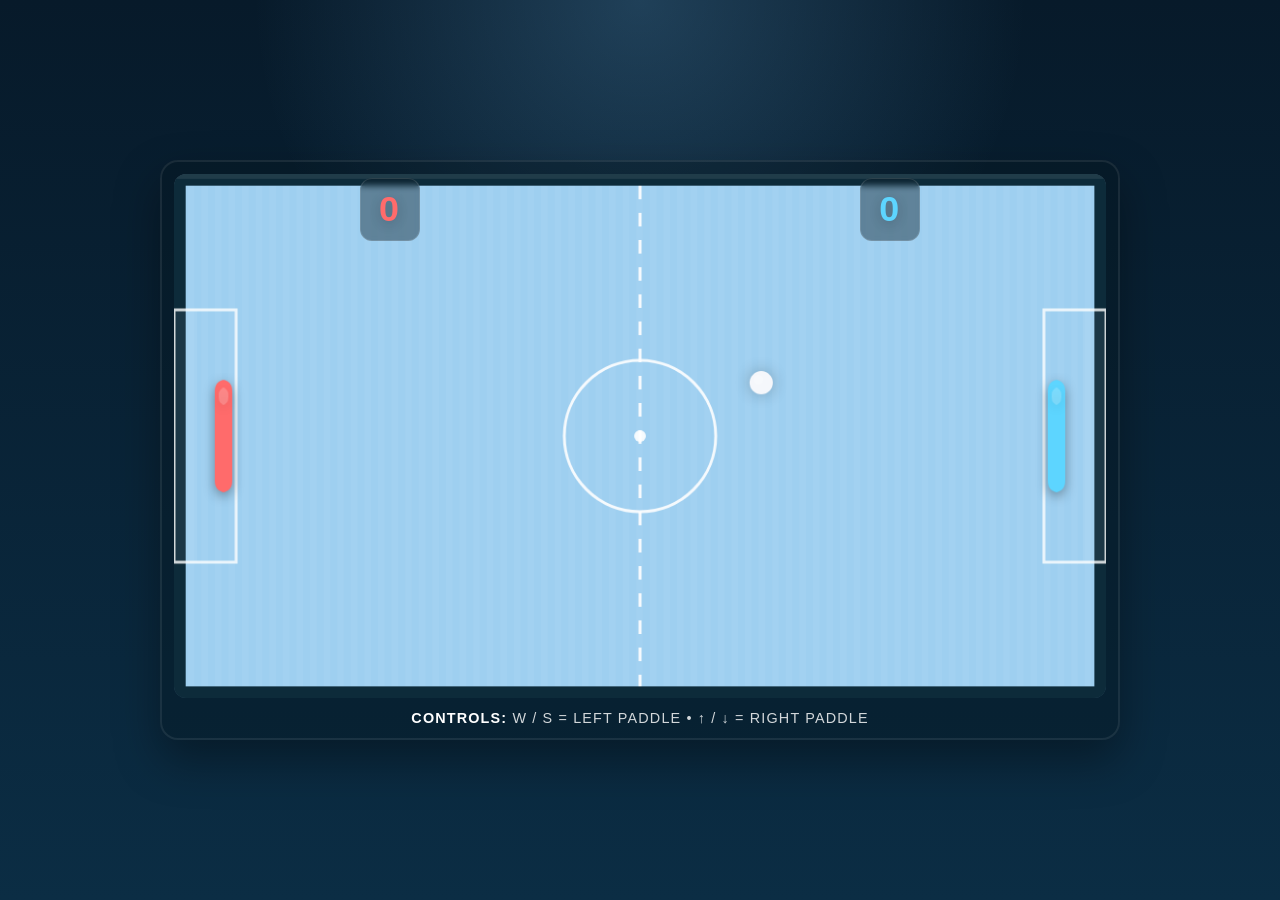
<file: index.html>
<!DOCTYPE html>
<html lang="en">
<head>
  <meta charset="UTF-8" />
  <meta name="viewport" content="width=device-width, initial-scale=1.0" />
  <title>Ice Hockey Pong</title>
  <style>
    :root {
      --bg-1: #071a2a;
      --bg-2: #0b2d44;
      --ice: #dff6ff;
      --ice-dark: #9ecff0;
      --rink-line: rgba(255,255,255,0.8);
      --puck: #f5f7fb;
      --player-1: #ff6b6b;
      --player-2: #5dd5ff;
      --board: #0d2b3a;
      --goal: rgba(255,255,255,0.08);
      --shadow: rgba(0,0,0,0.28);
    }

    * { box-sizing: border-box; }

    body {
      margin: 0;
      min-height: 100vh;
      display: grid;
      place-items: center;
      background:
        radial-gradient(circle at top, rgba(120, 200, 255, 0.22), transparent 35%),
        linear-gradient(180deg, var(--bg-1), var(--bg-2));
      font-family: Arial, Helvetica, sans-serif;
      color: white;
    }

    .game-shell {
      position: relative;
      width: min(92vw, 960px);
      border-radius: 18px;
      padding: 14px;
      background: rgba(5,20,30,0.36);
      box-shadow:
        0 20px 45px rgba(0,0,0,0.35),
        inset 0 0 0 2px rgba(255,255,255,0.08);
    }

    .hud {
      position: absolute;
      top: 18px;
      left: 50%;
      transform: translateX(-50%);
      width: min(80%, 560px);
      display: flex;
      justify-content: space-between;
      align-items: center;
      pointer-events: none;
      z-index: 3;
      font-weight: 700;
      letter-spacing: 0.12em;
      text-transform: uppercase;
      text-shadow: 0 3px 12px rgba(0,0,0,0.2);
    }

    .score {
      font-size: clamp(1.6rem, 2.8vw, 2.5rem);
      padding: 10px 18px;
      border-radius: 12px;
      background: rgba(8, 25, 34, 0.42);
      border: 1px solid rgba(255,255,255,0.12);
      backdrop-filter: blur(3px);
    }

    .player-1 { color: var(--player-1); }
    .player-2 { color: var(--player-2); }

    canvas {
      display: block;
      width: 100%;
      height: auto;
      border-radius: 12px;
      background: linear-gradient(180deg, rgba(178, 220, 255, 0.2), rgba(130, 180, 228, 0.18));
      box-shadow: inset 0 0 26px rgba(255,255,255,0.12);
    }

    .legend {
      margin-top: 12px;
      text-align: center;
      color: rgba(255,255,255,0.82);
      font-size: 0.9rem;
      letter-spacing: 0.08em;
      text-transform: uppercase;
    }

    .legend strong { color: white; }
  </style>
</head>
<body>
  <div class="game-shell">
    <div class="hud">
      <div class="score player-1" id="scoreLeft">0</div>
      <div class="score player-2" id="scoreRight">0</div>
    </div>

    <canvas id="game" width="960" height="540"></canvas>

    <div class="legend">
      <strong>Controls:</strong> W / S = Left Paddle  •  ↑ / ↓ = Right Paddle
    </div>
  </div>

  <script>
    // ==============================
    // Customization section
    // ==============================
    const config = {
      playerSpeed: 7.1,
      aiSpeed: 5.5,            // if you later switch to AI, this is the speed
      puckSpeed: 6.2,
      maxPuckSpeed: 12.5,
      paddleHeight: 116,
      paddleWidth: 18,
      goalDelay: 1.0,          // seconds before puck resets after goal
      maxPoints: 7
    };

    const canvas = document.getElementById('game');
    const ctx = canvas.getContext('2d');

    const scoreLeftEl = document.getElementById('scoreLeft');
    const scoreRightEl = document.getElementById('scoreRight');

    const keys = {
      w: false,
      s: false,
      ArrowUp: false,
      ArrowDown: false
    };

    const state = {
      leftScore: 0,
      rightScore: 0,
      roundDelay: 0,
      winner: null
    };

    const leftPaddle = {
      x: 42,
      y: canvas.height / 2 - config.paddleHeight / 2,
      width: config.paddleWidth,
      height: config.paddleHeight,
      speed: config.playerSpeed,
      color: '#ff6b6b'
    };

    const rightPaddle = {
      x: canvas.width - 42 - config.paddleWidth,
      y: canvas.height / 2 - config.paddleHeight / 2,
      width: config.paddleWidth,
      height: config.paddleHeight,
      speed: config.playerSpeed,
      color: '#5dd5ff'
    };

    const puck = {
      x: canvas.width / 2,
      y: canvas.height / 2,
      radius: 12,
      vx: 0,
      vy: 0,
      color: '#f5f7fb'
    };

    function clamp(value, min, max) {
      return Math.min(Math.max(value, min), max);
    }

    function randomBetween(min, max) {
      return min + Math.random() * (max - min);
    }

    function resetPuck(direction = Math.random() < 0.5 ? -1 : 1) {
      puck.x = canvas.width / 2;
      puck.y = canvas.height / 2;
      const angle = randomBetween(-0.8, 0.8); // -45° to +45°
      const speed = config.puckSpeed;

      puck.vx = Math.cos(angle) * speed * direction;
      puck.vy = Math.sin(angle) * speed;
    }

    function resetRound(delay = config.goalDelay) {
      state.roundDelay = delay;
      puck.vx = 0;
      puck.vy = 0;
      puck.x = canvas.width / 2;
      puck.y = canvas.height / 2;

      // keep paddles centered
      leftPaddle.y = canvas.height / 2 - leftPaddle.height / 2;
      rightPaddle.y = canvas.height / 2 - rightPaddle.height / 2;
    }

    function scoreGoal(side) {
      if (state.winner) return;

      if (side === 'left') {
        state.leftScore += 1;
      } else {
        state.rightScore += 1;
      }

      scoreLeftEl.textContent = state.leftScore;
      scoreRightEl.textContent = state.rightScore;

      if (state.leftScore >= config.maxPoints || state.rightScore >= config.maxPoints) {
        state.winner = state.leftScore >= config.maxPoints ? 'Left Player' : 'Right Player';
        state.roundDelay = 2.5;
        return;
      }

      resetRound();
    }

    function handleInput() {
      if (keys.w) leftPaddle.y -= leftPaddle.speed;
      if (keys.s) leftPaddle.y += leftPaddle.speed;
      if (keys.ArrowUp) rightPaddle.y -= rightPaddle.speed;
      if (keys.ArrowDown) rightPaddle.y += rightPaddle.speed;

      leftPaddle.y = clamp(leftPaddle.y, 16, canvas.height - leftPaddle.height - 16);
      rightPaddle.y = clamp(rightPaddle.y, 16, canvas.height - rightPaddle.height - 16);
    }

    function updatePuck(dt) {
      if (state.roundDelay > 0) {
        state.roundDelay -= dt;
        if (state.roundDelay <= 0 && !state.winner) {
          const direction = Math.random() < 0.5 ? -1 : 1;
          resetPuck(direction);
        }
        return;
      }

      puck.x += puck.vx * dt * 60;
      puck.y += puck.vy * dt * 60;

      // Top and bottom wall bounces
      if (puck.y - puck.radius <= 12) {
        puck.y = 12 + puck.radius;
        puck.vy *= -1;
      }

      if (puck.y + puck.radius >= canvas.height - 12) {
        puck.y = canvas.height - 12 - puck.radius;
        puck.vy *= -1;
      }

      // Left paddle collision
      if (
        puck.x - puck.radius <= leftPaddle.x + leftPaddle.width &&
        puck.x + puck.radius >= leftPaddle.x &&
        puck.y + puck.radius >= leftPaddle.y &&
        puck.y - puck.radius <= leftPaddle.y + leftPaddle.height &&
        puck.vx < 0
      ) {
        const relativeIntersect = (puck.y - (leftPaddle.y + leftPaddle.height / 2)) / (leftPaddle.height / 2);
        const bounceAngle = relativeIntersect * (Math.PI / 3); // ±60°
        const currentSpeed = Math.hypot(puck.vx, puck.vy);
        const newSpeed = Math.min(currentSpeed * 1.08, config.maxPuckSpeed);

        puck.x = leftPaddle.x + leftPaddle.width + puck.radius + 1;
        puck.vx = Math.cos(bounceAngle) * newSpeed;
        puck.vy = Math.sin(bounceAngle) * newSpeed;
      }

      // Right paddle collision
      if (
        puck.x + puck.radius >= rightPaddle.x &&
        puck.x - puck.radius <= rightPaddle.x + rightPaddle.width &&
        puck.y + puck.radius >= rightPaddle.y &&
        puck.y - puck.radius <= rightPaddle.y + rightPaddle.height &&
        puck.vx > 0
      ) {
        const relativeIntersect = (puck.y - (rightPaddle.y + rightPaddle.height / 2)) / (rightPaddle.height / 2);
        const bounceAngle = relativeIntersect * (Math.PI / 3);
        const currentSpeed = Math.hypot(puck.vx, puck.vy);
        const newSpeed = Math.min(currentSpeed * 1.08, config.maxPuckSpeed);

        puck.x = rightPaddle.x - puck.radius - 1;
        puck.vx = -Math.cos(bounceAngle) * newSpeed;
        puck.vy = Math.sin(bounceAngle) * newSpeed;
      }

      // Goal detection
      if (puck.x + puck.radius < 0) {
        scoreGoal('right');
      } else if (puck.x - puck.radius > canvas.width) {
        scoreGoal('left');
      }
    }

    function update(dt) {
      handleInput();

      if (state.winner) {
        // Optional: let the puck drift a bit after win, then reset
        if (state.roundDelay > 0) {
          state.roundDelay -= dt;
        }
        return;
      }

      updatePuck(dt);
    }

    function drawIceRink() {
      ctx.clearRect(0, 0, canvas.width, canvas.height);

      // Background ice
      ctx.fillStyle = '#9ecff0';
      ctx.fillRect(0, 0, canvas.width, canvas.height);

      // Subtle texture
      for (let i = 0; i < canvas.width; i += 14) {
        ctx.fillStyle = i % 2 === 0 ? 'rgba(255,255,255,0.04)' : 'rgba(120,170,220,0.04)';
        ctx.fillRect(i, 0, 7, canvas.height);
      }

      // Board edges
      ctx.fillStyle = '#0d2b3a';
      ctx.fillRect(0, 0, canvas.width, 12);
      ctx.fillRect(0, canvas.height - 12, canvas.width, 12);
      ctx.fillRect(0, 12, 12, canvas.height - 24);
      ctx.fillRect(canvas.width - 12, 12, 12, canvas.height - 24);

      // Center line
      ctx.strokeStyle = 'rgba(255,255,255,0.9)';
      ctx.lineWidth = 3;
      ctx.setLineDash([14, 14]);
      ctx.beginPath();
      ctx.moveTo(canvas.width / 2, 12);
      ctx.lineTo(canvas.width / 2, canvas.height - 12);
      ctx.stroke();
      ctx.setLineDash([]);

      // Center circle
      ctx.beginPath();
      ctx.arc(canvas.width / 2, canvas.height / 2, 78, 0, Math.PI * 2);
      ctx.lineWidth = 3;
      ctx.strokeStyle = 'rgba(255,255,255,0.9)';
      ctx.stroke();

      // Faceoff spots
      ctx.beginPath();
      ctx.arc(canvas.width / 2, canvas.height / 2, 6, 0, Math.PI * 2);
      ctx.fillStyle = 'rgba(255,255,255,0.9)';
      ctx.fill();

      // Goal boxes
      ctx.strokeStyle = 'rgba(255,255,255,0.8)';
      ctx.lineWidth = 3;
      ctx.strokeRect(0, canvas.height / 2 - 130, 64, 260);
      ctx.strokeRect(canvas.width - 64, canvas.height / 2 - 130, 64, 260);

      // Goal glow
      ctx.fillStyle = 'rgba(255,255,255,0.06)';
      ctx.fillRect(0, canvas.height / 2 - 130, 24, 260);
      ctx.fillRect(canvas.width - 24, canvas.height / 2 - 130, 24, 260);

      // Slight glass reflection
      ctx.fillStyle = 'rgba(255,255,255,0.08)';
      ctx.fillRect(0, 0, canvas.width, 5);
    }

    function drawPaddle(paddle) {
      ctx.save();
      ctx.shadowColor = 'rgba(0,0,0,0.35)';
      ctx.shadowBlur = 12;
      ctx.shadowOffsetY = 4;

      ctx.fillStyle = paddle.color;
      roundRect(ctx, paddle.x, paddle.y, paddle.width, paddle.height, 12);
      ctx.fill();

      // highlight
      ctx.fillStyle = 'rgba(255,255,255,0.2)';
      roundRect(ctx, paddle.x + 4, paddle.y + 8, paddle.width - 8, 18, 8);
      ctx.fill();

      ctx.restore();
    }

    function drawPuck() {
      ctx.beginPath();
      ctx.arc(puck.x, puck.y, puck.radius, 0, Math.PI * 2);
      ctx.fillStyle = puck.color;
      ctx.shadowColor = 'rgba(0,0,0,0.24)';
      ctx.shadowBlur = 16;
      ctx.fill();
      ctx.shadowBlur = 0;

      // puck highlight
      ctx.beginPath();
      ctx.arc(puck.x - 3, puck.y - 3, puck.radius * 0.45, 0, Math.PI * 2);
      ctx.fillStyle = 'rgba(255,255,255,0.25)';
      ctx.fill();
    }

    function roundRect(context, x, y, width, height, radius) {
      context.beginPath();
      context.moveTo(x + radius, y);
      context.lineTo(x + width - radius, y);
      context.quadraticCurveTo(x + width, y, x + width, y + radius);
      context.lineTo(x + width, y + height - radius);
      context.quadraticCurveTo(x + width, y + height, x + width - radius, y + height);
      context.lineTo(x + radius, y + height);
      context.quadraticCurveTo(x, y + height, x, y + height - radius);
      context.lineTo(x, y + radius);
      context.quadraticCurveTo(x, y, x + radius, y);
      context.closePath();
    }

    function drawWinnerText() {
      if (!state.winner) return;

      ctx.fillStyle = 'rgba(8, 25, 34, 0.5)';
      ctx.fillRect(0, 0, canvas.width, canvas.height);

      ctx.textAlign = 'center';
      ctx.textBaseline = 'middle';
      ctx.fillStyle = '#f8fcff';
      ctx.font = 'bold 46px Arial';
      ctx.fillText(`${state.winner} Wins!`, canvas.width / 2, canvas.height / 2 - 16);

      ctx.font = '24px Arial';
      ctx.fillStyle = 'rgba(255,255,255,0.82)';
      ctx.fillText('Refresh the page to play again', canvas.width / 2, canvas.height / 2 + 36);
    }

    function render() {
      drawIceRink();
      drawPaddle(leftPaddle);
      drawPaddle(rightPaddle);
      drawPuck();

      if (state.winner) {
        drawWinnerText();
      }
    }

    function loop(ts) {
      const dt = 1 / 60; // fixed step for simplicity
      update(dt);
      render();
      requestAnimationFrame(loop);
    }

    // Keyboard input
    window.addEventListener('keydown', (event) => {
      if (event.key === 'w' || event.key === 'W') keys.w = true;
      if (event.key === 's' || event.key === 'S') keys.s = true;
      if (event.key === 'ArrowUp') keys.ArrowUp = true;
      if (event.key === 'ArrowDown') keys.ArrowDown = true;
    });

    window.addEventListener('keyup', (event) => {
      if (event.key === 'w' || event.key === 'W') keys.w = false;
      if (event.key === 's' || event.key === 'S') keys.s = false;
      if (event.key === 'ArrowUp') keys.ArrowUp = false;
      if (event.key === 'ArrowDown') keys.ArrowDown = false;
    });

    // Initialize
    resetPuck();
    requestAnimationFrame(loop);
  </script>
</body>
</html>
</file>
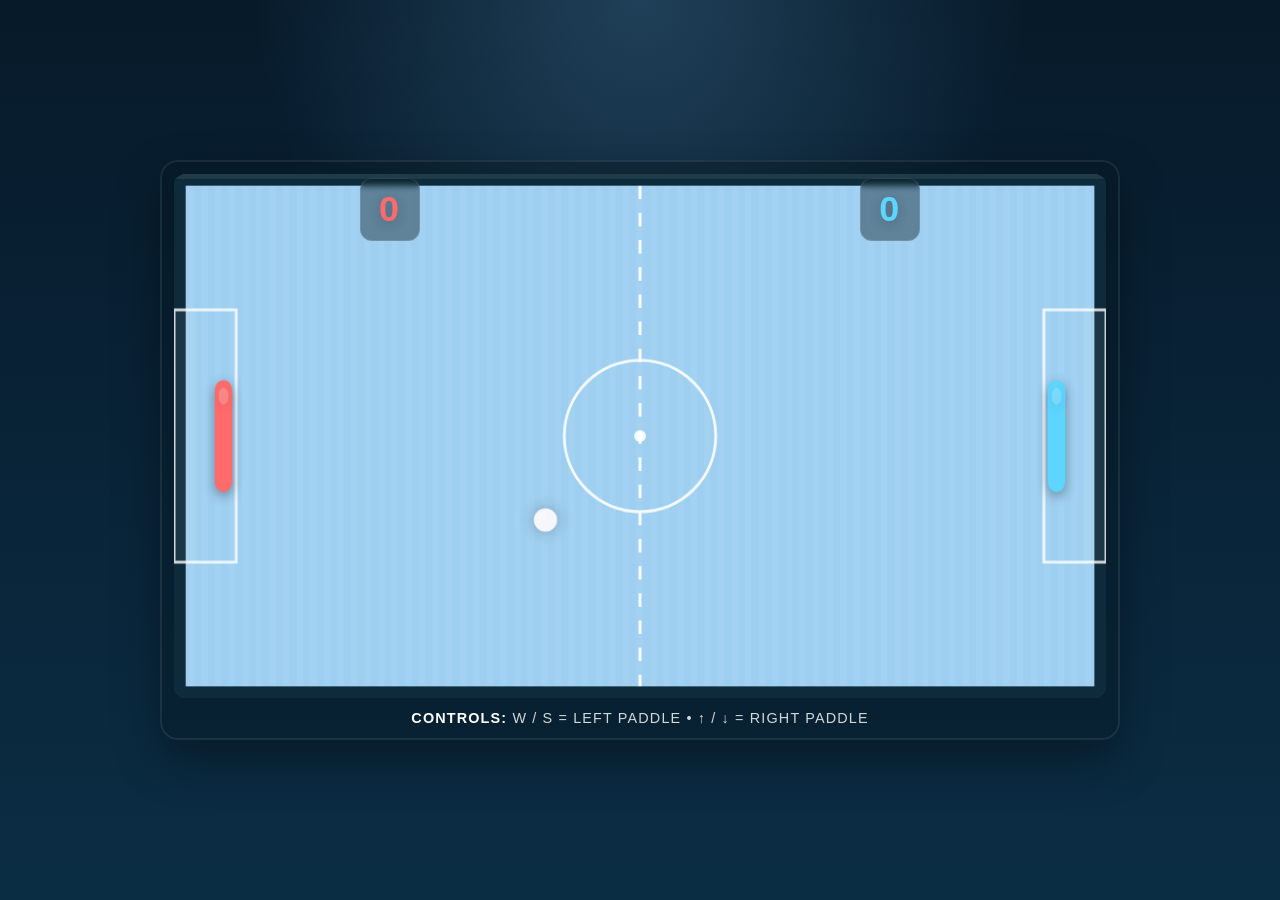
<file: hockey.html>
<!DOCTYPE html>
<html lang="en">
<head>
  <meta charset="UTF-8" />
  <meta name="viewport" content="width=device-width, initial-scale=1.0" />
  <title>Ice Hockey Pong</title>
  <style>
    :root {
      --bg-1: #071a2a;
      --bg-2: #0b2d44;
      --ice: #dff6ff;
      --ice-dark: #9ecff0;
      --rink-line: rgba(255,255,255,0.8);
      --puck: #f5f7fb;
      --player-1: #ff6b6b;
      --player-2: #5dd5ff;
      --board: #0d2b3a;
      --goal: rgba(255,255,255,0.08);
      --shadow: rgba(0,0,0,0.28);
    }

    * { box-sizing: border-box; }

    body {
      margin: 0;
      min-height: 100vh;
      display: grid;
      place-items: center;
      background:
        radial-gradient(circle at top, rgba(120, 200, 255, 0.22), transparent 35%),
        linear-gradient(180deg, var(--bg-1), var(--bg-2));
      font-family: Arial, Helvetica, sans-serif;
      color: white;
    }

    .game-shell {
      position: relative;
      width: min(92vw, 960px);
      border-radius: 18px;
      padding: 14px;
      background: rgba(5,20,30,0.36);
      box-shadow:
        0 20px 45px rgba(0,0,0,0.35),
        inset 0 0 0 2px rgba(255,255,255,0.08);
    }

    .hud {
      position: absolute;
      top: 18px;
      left: 50%;
      transform: translateX(-50%);
      width: min(80%, 560px);
      display: flex;
      justify-content: space-between;
      align-items: center;
      pointer-events: none;
      z-index: 3;
      font-weight: 700;
      letter-spacing: 0.12em;
      text-transform: uppercase;
      text-shadow: 0 3px 12px rgba(0,0,0,0.2);
    }

    .score {
      font-size: clamp(1.6rem, 2.8vw, 2.5rem);
      padding: 10px 18px;
      border-radius: 12px;
      background: rgba(8, 25, 34, 0.42);
      border: 1px solid rgba(255,255,255,0.12);
      backdrop-filter: blur(3px);
    }

    .player-1 { color: var(--player-1); }
    .player-2 { color: var(--player-2); }

    canvas {
      display: block;
      width: 100%;
      height: auto;
      border-radius: 12px;
      background: linear-gradient(180deg, rgba(178, 220, 255, 0.2), rgba(130, 180, 228, 0.18));
      box-shadow: inset 0 0 26px rgba(255,255,255,0.12);
    }

    .legend {
      margin-top: 12px;
      text-align: center;
      color: rgba(255,255,255,0.82);
      font-size: 0.9rem;
      letter-spacing: 0.08em;
      text-transform: uppercase;
    }

    .legend strong { color: white; }
  </style>
</head>
<body>
  <div class="game-shell">
    <div class="hud">
      <div class="score player-1" id="scoreLeft">0</div>
      <div class="score player-2" id="scoreRight">0</div>
    </div>

    <canvas id="game" width="960" height="540"></canvas>

    <div class="legend">
      <strong>Controls:</strong> W / S = Left Paddle  •  ↑ / ↓ = Right Paddle
    </div>
  </div>

  <script>
    const config = {
      playerSpeed: 7.1,
      aiSpeed: 5.5,
      puckSpeed: 6.2,
      maxPuckSpeed: 12.5,
      paddleHeight: 116,
      paddleWidth: 18,
      goalDelay: 1.0,
      maxPoints: 7
    };

    const canvas = document.getElementById('game');
    const ctx = canvas.getContext('2d');
    const scoreLeftEl = document.getElementById('scoreLeft');
    const scoreRightEl = document.getElementById('scoreRight');

    const keys = {
      w: false,
      s: false,
      ArrowUp: false,
      ArrowDown: false
    };

    const state = {
      leftScore: 0,
      rightScore: 0,
      roundDelay: 0,
      winner: null
    };

    const leftPaddle = {
      x: 42,
      y: canvas.height / 2 - config.paddleHeight / 2,
      width: config.paddleWidth,
      height: config.paddleHeight,
      speed: config.playerSpeed,
      color: '#ff6b6b'
    };

    const rightPaddle = {
      x: canvas.width - 42 - config.paddleWidth,
      y: canvas.height / 2 - config.paddleHeight / 2,
      width: config.paddleWidth,
      height: config.paddleHeight,
      speed: config.playerSpeed,
      color: '#5dd5ff'
    };

    const puck = {
      x: canvas.width / 2,
      y: canvas.height / 2,
      radius: 12,
      vx: 0,
      vy: 0,
      color: '#f5f7fb'
    };

    function clamp(value, min, max) {
      return Math.min(Math.max(value, min), max);
    }

    function randomBetween(min, max) {
      return min + Math.random() * (max - min);
    }

    function resetPuck(direction = Math.random() < 0.5 ? -1 : 1) {
      puck.x = canvas.width / 2;
      puck.y = canvas.height / 2;
      const angle = randomBetween(-0.8, 0.8);
      const speed = config.puckSpeed;
      puck.vx = Math.cos(angle) * speed * direction;
      puck.vy = Math.sin(angle) * speed;
    }

    function resetRound(delay = config.goalDelay) {
      state.roundDelay = delay;
      puck.vx = 0;
      puck.vy = 0;
      puck.x = canvas.width / 2;
      puck.y = canvas.height / 2;

      leftPaddle.y = canvas.height / 2 - leftPaddle.height / 2;
      rightPaddle.y = canvas.height / 2 - rightPaddle.height / 2;
    }

    function scoreGoal(side) {
      if (state.winner) return;

      if (side === 'left') state.leftScore += 1;
      else state.rightScore += 1;

      scoreLeftEl.textContent = state.leftScore;
      scoreRightEl.textContent = state.rightScore;

      if (state.leftScore >= config.maxPoints || state.rightScore >= config.maxPoints) {
        state.winner = state.leftScore >= config.maxPoints ? 'Left Player' : 'Right Player';
        state.roundDelay = 2.5;
        return;
      }

      resetRound();
    }

    function handleInput() {
      if (keys.w) leftPaddle.y -= leftPaddle.speed;
      if (keys.s) leftPaddle.y += leftPaddle.speed;
      if (keys.ArrowUp) rightPaddle.y -= rightPaddle.speed;
      if (keys.ArrowDown) rightPaddle.y += rightPaddle.speed;

      leftPaddle.y = clamp(leftPaddle.y, 16, canvas.height - leftPaddle.height - 16);
      rightPaddle.y = clamp(rightPaddle.y, 16, canvas.height - rightPaddle.height - 16);
    }

    function updatePuck(dt) {
      if (state.roundDelay > 0) {
        state.roundDelay -= dt;
        if (state.roundDelay <= 0 && !state.winner) {
          const direction = Math.random() < 0.5 ? -1 : 1;
          resetPuck(direction);
        }
        return;
      }

      puck.x += puck.vx * dt * 60;
      puck.y += puck.vy * dt * 60;

      if (puck.y - puck.radius <= 12) {
        puck.y = 12 + puck.radius;
        puck.vy *= -1;
      }

      if (puck.y + puck.radius >= canvas.height - 12) {
        puck.y = canvas.height - 12 - puck.radius;
        puck.vy *= -1;
      }

      if (
        puck.x - puck.radius <= leftPaddle.x + leftPaddle.width &&
        puck.x + puck.radius >= leftPaddle.x &&
        puck.y + puck.radius >= leftPaddle.y &&
        puck.y - puck.radius <= leftPaddle.y + leftPaddle.height &&
        puck.vx < 0
      ) {
        const relativeIntersect = (puck.y - (leftPaddle.y + leftPaddle.height / 2)) / (leftPaddle.height / 2);
        const bounceAngle = relativeIntersect * (Math.PI / 3);
        const currentSpeed = Math.hypot(puck.vx, puck.vy);
        const newSpeed = Math.min(currentSpeed * 1.08, config.maxPuckSpeed);

        puck.x = leftPaddle.x + leftPaddle.width + puck.radius + 1;
        puck.vx = Math.cos(bounceAngle) * newSpeed;
        puck.vy = Math.sin(bounceAngle) * newSpeed;
      }

      if (
        puck.x + puck.radius >= rightPaddle.x &&
        puck.x - puck.radius <= rightPaddle.x + rightPaddle.width &&
        puck.y + puck.radius >= rightPaddle.y &&
        puck.y - puck.radius <= rightPaddle.y + rightPaddle.height &&
        puck.vx > 0
      ) {
        const relativeIntersect = (puck.y - (rightPaddle.y + rightPaddle.height / 2)) / (rightPaddle.height / 2);
        const bounceAngle = relativeIntersect * (Math.PI / 3);
        const currentSpeed = Math.hypot(puck.vx, puck.vy);
        const newSpeed = Math.min(currentSpeed * 1.08, config.maxPuckSpeed);

        puck.x = rightPaddle.x - puck.radius - 1;
        puck.vx = -Math.cos(bounceAngle) * newSpeed;
        puck.vy = Math.sin(bounceAngle) * newSpeed;
      }

      if (puck.x + puck.radius < 0) scoreGoal('right');
      else if (puck.x - puck.radius > canvas.width) scoreGoal('left');
    }

    function update(dt) {
      handleInput();

      if (state.winner) {
        if (state.roundDelay > 0) state.roundDelay -= dt;
        return;
      }

      updatePuck(dt);
    }

    function drawIceRink() {
      ctx.clearRect(0, 0, canvas.width, canvas.height);
      ctx.fillStyle = '#9ecff0';
      ctx.fillRect(0, 0, canvas.width, canvas.height);

      for (let i = 0; i < canvas.width; i += 14) {
        ctx.fillStyle = i % 2 === 0 ? 'rgba(255,255,255,0.04)' : 'rgba(120,170,220,0.04)';
        ctx.fillRect(i, 0, 7, canvas.height);
      }

      ctx.fillStyle = '#0d2b3a';
      ctx.fillRect(0, 0, canvas.width, 12);
      ctx.fillRect(0, canvas.height - 12, canvas.width, 12);
      ctx.fillRect(0, 12, 12, canvas.height - 24);
      ctx.fillRect(canvas.width - 12, 12, 12, canvas.height - 24);

      ctx.strokeStyle = 'rgba(255,255,255,0.9)';
      ctx.lineWidth = 3;
      ctx.setLineDash([14, 14]);
      ctx.beginPath();
      ctx.moveTo(canvas.width / 2, 12);
      ctx.lineTo(canvas.width / 2, canvas.height - 12);
      ctx.stroke();
      ctx.setLineDash([]);

      ctx.beginPath();
      ctx.arc(canvas.width / 2, canvas.height / 2, 78, 0, Math.PI * 2);
      ctx.lineWidth = 3;
      ctx.strokeStyle = 'rgba(255,255,255,0.9)';
      ctx.stroke();

      ctx.beginPath();
      ctx.arc(canvas.width / 2, canvas.height / 2, 6, 0, Math.PI * 2);
      ctx.fillStyle = 'rgba(255,255,255,0.9)';
      ctx.fill();

      ctx.strokeStyle = 'rgba(255,255,255,0.8)';
      ctx.lineWidth = 3;
      ctx.strokeRect(0, canvas.height / 2 - 130, 64, 260);
      ctx.strokeRect(canvas.width - 64, canvas.height / 2 - 130, 64, 260);

      ctx.fillStyle = 'rgba(255,255,255,0.06)';
      ctx.fillRect(0, canvas.height / 2 - 130, 24, 260);
      ctx.fillRect(canvas.width - 24, canvas.height / 2 - 130, 24, 260);

      ctx.fillStyle = 'rgba(255,255,255,0.08)';
      ctx.fillRect(0, 0, canvas.width, 5);
    }

    function drawPaddle(paddle) {
      ctx.save();
      ctx.shadowColor = 'rgba(0,0,0,0.35)';
      ctx.shadowBlur = 12;
      ctx.shadowOffsetY = 4;
      ctx.fillStyle = paddle.color;
      roundRect(ctx, paddle.x, paddle.y, paddle.width, paddle.height, 12);
      ctx.fill();

      ctx.fillStyle = 'rgba(255,255,255,0.2)';
      roundRect(ctx, paddle.x + 4, paddle.y + 8, paddle.width - 8, 18, 8);
      ctx.fill();
      ctx.restore();
    }

    function drawPuck() {
      ctx.beginPath();
      ctx.arc(puck.x, puck.y, puck.radius, 0, Math.PI * 2);
      ctx.fillStyle = puck.color;
      ctx.shadowColor = 'rgba(0,0,0,0.24)';
      ctx.shadowBlur = 16;
      ctx.fill();
      ctx.shadowBlur = 0;

      ctx.beginPath();
      ctx.arc(puck.x - 3, puck.y - 3, puck.radius * 0.45, 0, Math.PI * 2);
      ctx.fillStyle = 'rgba(255,255,255,0.25)';
      ctx.fill();
    }

    function roundRect(context, x, y, width, height, radius) {
      context.beginPath();
      context.moveTo(x + radius, y);
      context.lineTo(x + width - radius, y);
      context.quadraticCurveTo(x + width, y, x + width, y + radius);
      context.lineTo(x + width, y + height - radius);
      context.quadraticCurveTo(x + width, y + height, x + width - radius, y + height);
      context.lineTo(x + radius, y + height);
      context.quadraticCurveTo(x, y + height, x, y + height - radius);
      context.lineTo(x, y + radius);
      context.quadraticCurveTo(x, y, x + radius, y);
      context.closePath();
    }

    function drawWinnerText() {
      if (!state.winner) return;

      ctx.fillStyle = 'rgba(8, 25, 34, 0.5)';
      ctx.fillRect(0, 0, canvas.width, canvas.height);
      ctx.textAlign = 'center';
      ctx.textBaseline = 'middle';
      ctx.fillStyle = '#f8fcff';
      ctx.font = 'bold 46px Arial';
      ctx.fillText(`${state.winner} Wins!`, canvas.width / 2, canvas.height / 2 - 16);
      ctx.font = '24px Arial';
      ctx.fillStyle = 'rgba(255,255,255,0.82)';
      ctx.fillText('Refresh the page to play again', canvas.width / 2, canvas.height / 2 + 36);
    }

    function render() {
      drawIceRink();
      drawPaddle(leftPaddle);
      drawPaddle(rightPaddle);
      drawPuck();

      if (state.winner) drawWinnerText();
    }

    function loop() {
      const dt = 1 / 60;
      update(dt);
      render();
      requestAnimationFrame(loop);
    }

    window.addEventListener('keydown', (event) => {
      if (event.key === 'w' || event.key === 'W') keys.w = true;
      if (event.key === 's' || event.key === 'S') keys.s = true;
      if (event.key === 'ArrowUp') keys.ArrowUp = true;
      if (event.key === 'ArrowDown') keys.ArrowDown = true;
    });

    window.addEventListener('keyup', (event) => {
      if (event.key === 'w' || event.key === 'W') keys.w = false;
      if (event.key === 's' || event.key === 'S') keys.s = false;
      if (event.key === 'ArrowUp') keys.ArrowUp = false;
      if (event.key === 'ArrowDown') keys.ArrowDown = false;
    });

    resetPuck();
    requestAnimationFrame(loop);
  </script>
</body>
</html>
</file>
